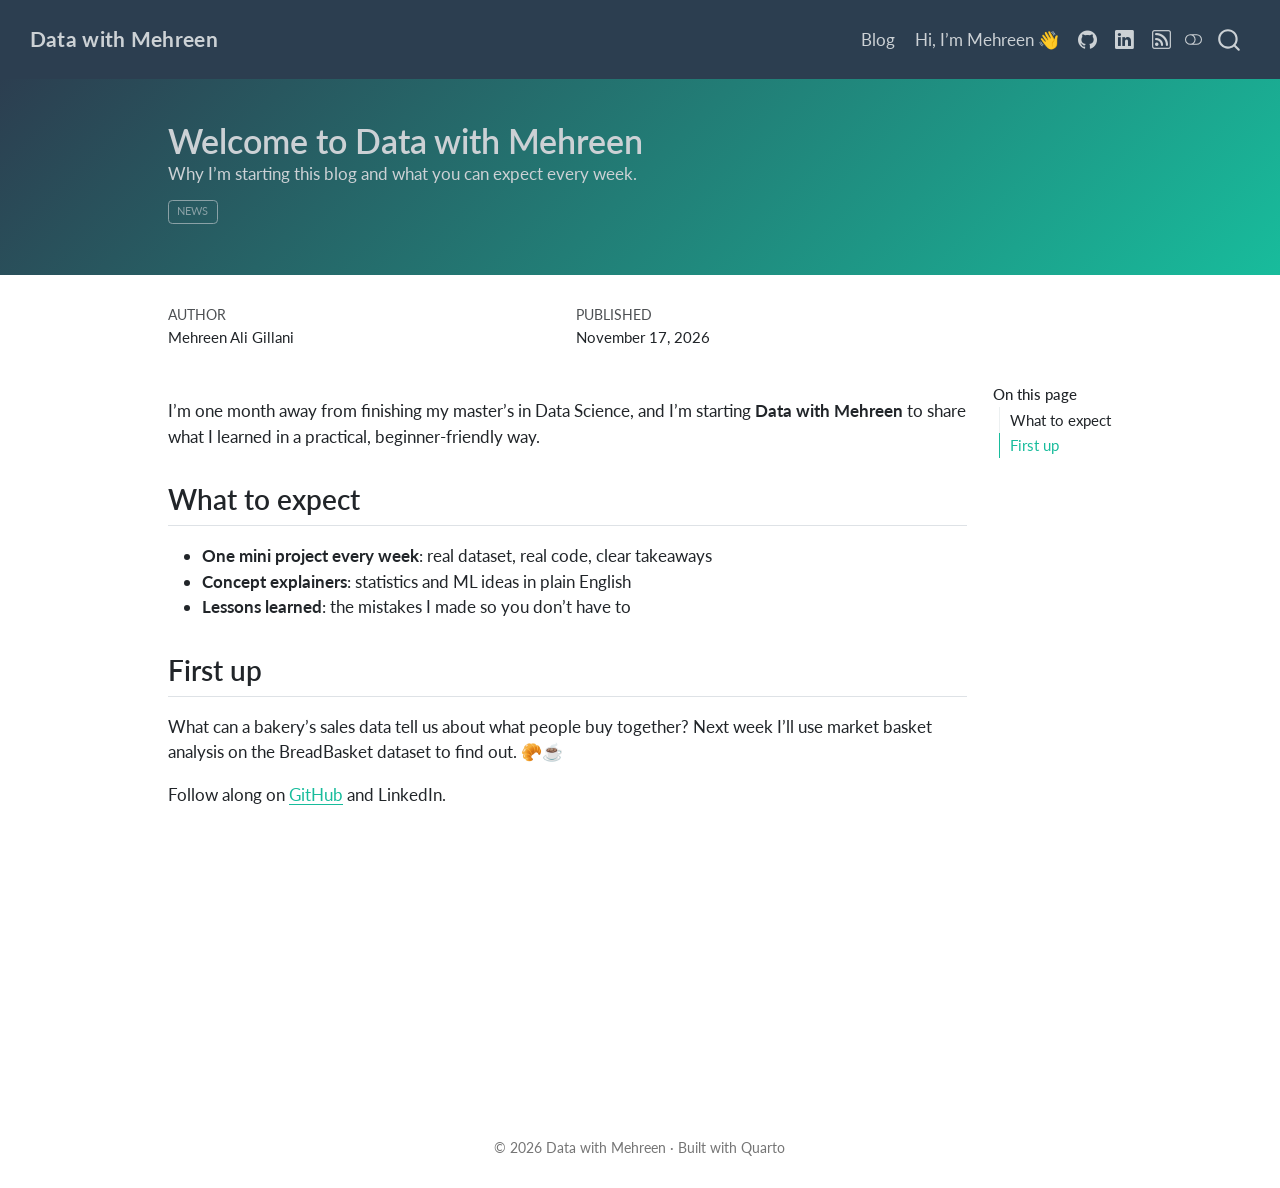
<file: posts/welcome/index.html>
<!DOCTYPE html>
<html xmlns="http://www.w3.org/1999/xhtml" lang="en" xml:lang="en"><head>

<meta charset="utf-8">
<meta name="generator" content="quarto-1.11.9">

<meta name="viewport" content="width=device-width, initial-scale=1.0, user-scalable=yes">

<meta name="author" content="Mehreen Ali Gillani">
<meta name="dcterms.date" content="2026-11-17">
<meta name="description" content="Why I’m starting this blog and what you can expect every week.">

<title>Welcome to Data with Mehreen – Data with Mehreen</title>
<style>
/* Default styles provided by pandoc.
** See https://pandoc.org/MANUAL.html#variables-for-html for config info.
*/
span.smallcaps{font-variant: small-caps;}
div.columns{display: flex; gap: 1.5em;}
div.column{flex: auto;}
@media screen {
div.columns{gap: min(4vw, 1.5em);}
div.column{overflow-x: auto;}
}
div.hanging-indent{margin-left: 1.5em; text-indent: -1.5em;}
ul.task-list{list-style: none;}
ul.task-list li input[type="checkbox"] {
  width: 0.8em;
  margin: 0 0.8em 0.2em -1em; /* quarto-specific, see https://github.com/quarto-dev/quarto-cli/issues/4556 */ 
  vertical-align: middle;
}
</style>


<script src="../../site_libs/quarto-nav/quarto-nav.js"></script>
<script src="../../site_libs/quarto-nav/headroom.min.js"></script>
<script src="../../site_libs/clipboard/clipboard.min.js"></script>
<script src="../../site_libs/quarto-search/autocomplete.umd.js"></script>
<script src="../../site_libs/quarto-search/fuse.min.js"></script>
<script src="../../site_libs/quarto-search/quarto-search.js"></script>
<meta name="quarto:offset" content="../../">
<script src="../../site_libs/quarto-html/quarto.js" type="module"></script>
<script src="../../site_libs/quarto-html/tabsets/tabsets.js" type="module"></script>
<script src="../../site_libs/quarto-html/scrollable-regions/scrollable-regions.js" type="module"></script>
<script src="../../site_libs/quarto-html/popper.min.js"></script>
<script src="../../site_libs/quarto-html/tippy.umd.min.js"></script>
<script src="../../site_libs/quarto-html/anchor.min.js"></script>
<link href="../../site_libs/quarto-html/tippy.css" rel="stylesheet">
<link href="../../site_libs/quarto-html/quarto-syntax-highlighting-63b5708e65d6cd79cd7618c58d0c21e7.css" rel="stylesheet" class="quarto-color-scheme" id="quarto-text-highlighting-styles">
<link href="../../site_libs/quarto-html/quarto-syntax-highlighting-dark-447e42e69aaa9833c0ba1b986f430b20.css" rel="stylesheet" class="quarto-color-scheme quarto-color-alternate" id="quarto-text-highlighting-styles">
<link href="../../site_libs/quarto-html/quarto-syntax-highlighting-63b5708e65d6cd79cd7618c58d0c21e7.css" rel="stylesheet" class="quarto-color-scheme-extra" id="quarto-text-highlighting-styles">
<script src="../../site_libs/bootstrap/bootstrap.min.js"></script>
<link href="../../site_libs/bootstrap/bootstrap-icons.css" rel="stylesheet">
<link href="../../site_libs/bootstrap/bootstrap-979887990f4848045d6fd6d7654562bd.min.css" rel="stylesheet" append-hash="true" class="quarto-color-scheme" id="quarto-bootstrap" data-mode="light">
<link href="../../site_libs/bootstrap/bootstrap-dark-9953095112a8816cde90456e6de52415.min.css" rel="stylesheet" append-hash="true" class="quarto-color-scheme quarto-color-alternate" id="quarto-bootstrap" data-mode="dark">
<link href="../../site_libs/bootstrap/bootstrap-979887990f4848045d6fd6d7654562bd.min.css" rel="stylesheet" append-hash="true" class="quarto-color-scheme-extra" id="quarto-bootstrap" data-mode="light">
<script id="quarto-search-options" type="application/json">{
  "location": "navbar",
  "copy-button": false,
  "collapse-after": 3,
  "panel-placement": "end",
  "type": "overlay",
  "limit": 50,
  "keyboard-shortcut": [
    "f",
    "/",
    "s"
  ],
  "show-item-context": false,
  "language": {
    "search-no-results-text": "No results",
    "search-matching-documents-text": "matching documents",
    "search-copy-link-title": "Copy link to search",
    "search-hide-matches-text": "Hide additional matches",
    "search-more-match-text": "more match in this document",
    "search-more-matches-text": "more matches in this document",
    "search-clear-button-title": "Clear",
    "search-text-placeholder": "",
    "search-detached-cancel-button-title": "Cancel",
    "search-submit-button-title": "Submit",
    "search-label": "Search"
  }
}</script>


<link rel="stylesheet" href="../../styles.css">
</head>

<body class="nav-fixed quarto-light"><a id="quarto-skip-link" class="visually-hidden-focusable" href="#quarto-document-content">Skip to main content</a><script id="quarto-html-before-body" type="application/javascript">
    const toggleBodyColorMode = (bsSheetEl) => {
      const mode = bsSheetEl.getAttribute("data-mode");
      const bodyEl = window.document.querySelector("body");
      if (mode === "dark") {
        bodyEl.classList.add("quarto-dark");
        bodyEl.classList.remove("quarto-light");
      } else {
        bodyEl.classList.add("quarto-light");
        bodyEl.classList.remove("quarto-dark");
      }
    }
    const toggleBodyColorPrimary = () => {
      const bsSheetEl = window.document.querySelector("link#quarto-bootstrap:not([rel=disabled-stylesheet])");
      if (bsSheetEl) {
        toggleBodyColorMode(bsSheetEl);
      }
    }
    const setColorSchemeToggle = (alternate) => {
      const toggles = window.document.querySelectorAll('.quarto-color-scheme-toggle');
      for (let i=0; i < toggles.length; i++) {
        const toggle = toggles[i];
        if (toggle) {
          toggle.setAttribute("aria-checked", alternate ? "true" : "false");
          if (alternate) {
            toggle.classList.add("alternate");
          } else {
            toggle.classList.remove("alternate");
          }
        }
      }
    };
    const toggleColorMode = (alternate) => {
      // Switch the stylesheets
      const primaryStylesheets = window.document.querySelectorAll('link.quarto-color-scheme:not(.quarto-color-alternate)');
      const alternateStylesheets = window.document.querySelectorAll('link.quarto-color-scheme.quarto-color-alternate');
      manageTransitions('#quarto-margin-sidebar .nav-link', false);
      if (alternate) {
        // note: dark is layered on light, we don't disable primary!
        enableStylesheet(alternateStylesheets);
        for (const sheetNode of alternateStylesheets) {
          if (sheetNode.id === "quarto-bootstrap") {
            toggleBodyColorMode(sheetNode);
          }
        }
      } else {
        disableStylesheet(alternateStylesheets);
        enableStylesheet(primaryStylesheets)
        toggleBodyColorPrimary();
      }
      manageTransitions('#quarto-margin-sidebar .nav-link', true);
      // Switch the toggles
      setColorSchemeToggle(alternate)
    }
    // Hack to workaround the fact that safari doesn't
    // properly recolor the scrollbar when toggling (#1455).
    // Not run on load: stylesheets are set before first paint there, and
    // scrolling would undo the scroll to a URL fragment (#14973).
    // The one pixel nudge keeps the reader where they were.
    const refreshSafariScrollbar = () => {
      if (navigator.userAgent.indexOf('Safari') > 0 && navigator.userAgent.indexOf('Chrome') == -1) {
        manageTransitions("body", false);
        const scrollY = window.scrollY;
        window.scrollTo(0, scrollY > 0 ? scrollY - 1 : 1);
        setTimeout(() => {
          window.scrollTo(0, scrollY);
          manageTransitions("body", true);
        }, 40);
      }
    }
    const disableStylesheet = (stylesheets) => {
      for (let i=0; i < stylesheets.length; i++) {
        const stylesheet = stylesheets[i];
        stylesheet.rel = 'disabled-stylesheet';
      }
    }
    const enableStylesheet = (stylesheets) => {
      for (let i=0; i < stylesheets.length; i++) {
        const stylesheet = stylesheets[i];
        if(stylesheet.rel !== 'stylesheet') { // for Chrome, which will still FOUC without this check
          stylesheet.rel = 'stylesheet';
        }
      }
    }
    const manageTransitions = (selector, allowTransitions) => {
      const els = window.document.querySelectorAll(selector);
      for (let i=0; i < els.length; i++) {
        const el = els[i];
        if (allowTransitions) {
          el.classList.remove('notransition');
        } else {
          el.classList.add('notransition');
        }
      }
    }
    const isFileUrl = () => {
      return window.location.protocol === 'file:';
    }
    const hasAlternateSentinel = () => {
      let styleSentinel = getColorSchemeSentinel();
      if (styleSentinel !== null) {
        return styleSentinel === "alternate";
      } else {
        return false;
      }
    }
    const setStyleSentinel = (alternate) => {
      const value = alternate ? "alternate" : "default";
      if (!isFileUrl()) {
        window.localStorage.setItem("quarto-color-scheme", value);
      } else {
        localAlternateSentinel = value;
      }
    }
    const getColorSchemeSentinel = () => {
      if (!isFileUrl()) {
        const storageValue = window.localStorage.getItem("quarto-color-scheme");
        return storageValue != null ? storageValue : localAlternateSentinel;
      } else {
        return localAlternateSentinel;
      }
    }
    const toggleGiscusIfUsed = (isAlternate, darkModeDefault) => {
      const baseTheme = document.querySelector('#giscus-base-theme')?.value ?? 'light';
      const alternateTheme = document.querySelector('#giscus-alt-theme')?.value ?? 'dark';
      let newTheme = '';
      if(authorPrefersDark) {
        newTheme = isAlternate ? baseTheme : alternateTheme;
      } else {
        newTheme = isAlternate ? alternateTheme : baseTheme;
      }
      const changeGiscusTheme = () => {
        // From: https://github.com/giscus/giscus/issues/336
        const sendMessage = (message) => {
          const iframe = document.querySelector('iframe.giscus-frame');
          if (!iframe) return;
          iframe.contentWindow.postMessage({ giscus: message }, 'https://giscus.app');
        }
        sendMessage({
          setConfig: {
            theme: newTheme
          }
        });
      }
      const isGiscussLoaded = window.document.querySelector('iframe.giscus-frame') !== null;
      if (isGiscussLoaded) {
        changeGiscusTheme();
      }
    };
    const authorPrefersDark = false;
    const darkModeDefault = authorPrefersDark;
      document.querySelector('link#quarto-text-highlighting-styles.quarto-color-scheme-extra').rel = 'disabled-stylesheet';
      document.querySelector('link#quarto-bootstrap.quarto-color-scheme-extra').rel = 'disabled-stylesheet';
    let localAlternateSentinel = darkModeDefault ? 'alternate' : 'default';
    // Dark / light mode switch
    window.quartoToggleColorScheme = () => {
      // Read the current dark / light value
      let toAlternate = !hasAlternateSentinel();
      toggleColorMode(toAlternate);
      refreshSafariScrollbar();
      setStyleSentinel(toAlternate);
      toggleGiscusIfUsed(toAlternate, darkModeDefault);
      window.dispatchEvent(new Event('resize'));
    };
    // Switch to dark mode if need be
    if (hasAlternateSentinel()) {
      toggleColorMode(true);
    } else {
      toggleColorMode(false);
    }
  </script>

<div id="quarto-search-results"></div>
  <header id="quarto-header" class="headroom fixed-top quarto-banner">
    <nav class="navbar navbar-expand-lg " data-bs-theme="dark" aria-label="Site">
      <div class="navbar-container container-fluid">
      <div class="navbar-brand-container mx-auto">
    <a class="navbar-brand" href="../../index.html">
    <span class="navbar-title">Data with Mehreen</span>
    </a>
  </div>
          <button class="navbar-toggler" type="button" data-bs-toggle="collapse" data-bs-target="#navbarCollapse" aria-controls="navbarCollapse" aria-expanded="false" aria-label="Toggle navigation" onclick="if (window.quartoToggleHeadroom) { window.quartoToggleHeadroom(); }">
  <span class="navbar-toggler-icon"></span>
</button>
          <div class="collapse navbar-collapse" id="navbarCollapse">
            <ul class="navbar-nav navbar-nav-scroll ms-auto">
  <li class="nav-item">
    <a class="nav-link" href="../../index.html"> 
<span class="menu-text">Blog</span></a>
  </li>  
  <li class="nav-item">
    <a class="nav-link" href="../../about.html"> 
<span class="menu-text">Hi, I’m Mehreen 👋</span></a>
  </li>  
  <li class="nav-item compact">
    <a class="nav-link" href="https://github.com/mehreengillani"> <i class="bi bi-github" role="img">
</i> 
<span class="menu-text"></span></a>
  </li>  
  <li class="nav-item compact">
    <a class="nav-link" href="https://www.linkedin.com/in/mehreengillani"> <i class="bi bi-linkedin" role="img">
</i> 
<span class="menu-text"></span></a>
  </li>  
  <li class="nav-item compact">
    <a class="nav-link" href="../../index.xml"> <i class="bi bi-rss" role="img">
</i> 
<span class="menu-text"></span></a>
  </li>  
</ul>
          </div> <!-- /navcollapse -->
            <div class="quarto-navbar-tools">
  <button type="button" role="switch" aria-checked="false" class="quarto-color-scheme-toggle quarto-navigation-tool  px-1" onclick="window.quartoToggleColorScheme(); return false;" title="Toggle dark mode" aria-label="Toggle dark mode"><i class="bi"></i></button>
</div>
            <div id="quarto-search" class="" title="Search"></div>
      </div> <!-- /container-fluid -->
    </nav>
</header>
<!-- content -->
<header id="title-block-header" class="quarto-title-block default page-columns page-full">
  <div class="quarto-title-banner page-columns page-full">
    <div class="quarto-title column-body">
      <h1 class="title">Welcome to Data with Mehreen</h1>
                  <div>
        <div class="description">
          Why I’m starting this blog and what you can expect every week.
        </div>
      </div>
                          <div class="quarto-categories">
                <div class="quarto-category">news</div>
              </div>
                  </div>
  </div>
    
  
  <div class="quarto-title-meta">

      <div>
      <div class="quarto-title-meta-heading">Author</div>
      <div class="quarto-title-meta-contents">
               <p>Mehreen Ali Gillani </p>
            </div>
    </div>
      
      <div>
      <div class="quarto-title-meta-heading">Published</div>
      <div class="quarto-title-meta-contents">
        <p class="date">November 17, 2026</p>
      </div>
    </div>
    
      
    </div>
    
  
  </header><div id="quarto-content" class="quarto-container page-columns page-rows-contents page-layout-article page-navbar">
<!-- sidebar -->
<!-- margin-sidebar -->
    <div id="quarto-margin-sidebar" class="sidebar margin-sidebar">
        <nav id="TOC" role="doc-toc" aria-labelledby="toc-title" class="toc-active">
    <h2 id="toc-title">On this page</h2>
   
  <ul>
  <li><a href="#what-to-expect" id="toc-what-to-expect" class="nav-link active" data-scroll-target="#what-to-expect">What to expect</a></li>
  <li><a href="#first-up" id="toc-first-up" class="nav-link" data-scroll-target="#first-up">First up</a></li>
  </ul>
</nav>
    </div>
<!-- main -->
<main class="content quarto-banner-title-block" id="quarto-document-content" tabindex="-1">






<p>I’m one month away from finishing my master’s in Data Science, and I’m starting <strong>Data with Mehreen</strong> to share what I learned in a practical, beginner-friendly way.</p>
<section id="what-to-expect" class="level2">
<h2 class="anchored" data-anchor-id="what-to-expect">What to expect</h2>
<ul>
<li><strong>One mini project every week</strong>: real dataset, real code, clear takeaways</li>
<li><strong>Concept explainers</strong>: statistics and ML ideas in plain English</li>
<li><strong>Lessons learned</strong>: the mistakes I made so you don’t have to</li>
</ul>
</section>
<section id="first-up" class="level2">
<h2 class="anchored" data-anchor-id="first-up">First up</h2>
<p>What can a bakery’s sales data tell us about what people buy together? Next week I’ll use market basket analysis on the BreadBasket dataset to find out. 🥐☕</p>
<p>Follow along on <a href="https://github.com/mehreengillani">GitHub</a> and LinkedIn.</p>


</section>

</main> <!-- /main -->
<script id="quarto-html-after-body" type="application/javascript">
  window.document.addEventListener("DOMContentLoaded", function (event) {
    // Ensure there is a toggle, if there isn't float one in the top right
    if (window.document.querySelector('.quarto-color-scheme-toggle') === null) {
      const toggle = window.document.createElement('button');
      toggle.type = "button";
      toggle.setAttribute("role", "switch");
      toggle.setAttribute("aria-checked", "false");
      toggle.classList.add('top-right');
      toggle.classList.add('quarto-color-scheme-toggle');
      toggle.setAttribute("aria-label", "Toggle dark mode");
      toggle.onclick = function() { try { window.quartoToggleColorScheme(); } catch {} return false; };
      const i = window.document.createElement("i");
      i.classList.add('bi');
      toggle.appendChild(i);
      // Put the toggle in a landmark of its own, so that landmark navigation
      // can reach it.
      //
      // The container is always a fresh direct child of body, and the toggle is
      // never moved into page furniture that the theme or the author controls.
      // The toggle is positioned against the page, so any ancestor that
      // establishes a containing block captures it: a positioned element or a
      // grid for position: absolute, and transform, filter, will-change or
      // contain for position: fixed. A direct child of body has none of these
      // to inherit, and the shift when one appears is silent and visual.
      //
      // ARIA says a document should have at most one banner, and axe reports a
      // duplicate whether or not the banners carry distinct labels. So use a
      // header when the page has no banner yet, and a named region otherwise.
      //
      // A header is a banner wherever it sits, unless it is inside sectioning
      // content, so this cannot just look at the children of body: a custom
      // page layout wraps the title block header in a plain div. An explicit
      // role="banner" always counts.
      const sectioning = 'article, aside, main, nav, section, [role="article"], [role="complementary"], [role="main"], [role="navigation"], [role="region"]';
      const hasBanner = Array.from(
        window.document.querySelectorAll('header:not([role]), [role="banner"]')
      ).some(function(el) {
        return el.hasAttribute("role") || el.closest(sectioning) === null;
      });
      const container = window.document.createElement(hasBanner ? "div" : "header");
      if (hasBanner) {
        container.setAttribute("role", "region");
        container.setAttribute("aria-label", "Toggle dark mode");
      }
      container.classList.add('quarto-color-scheme-toggle-container');
      container.appendChild(toggle);
      window.document.body.appendChild(container);
    }
    setColorSchemeToggle(hasAlternateSentinel())
    const icon = "";
    const anchorJS = new window.AnchorJS();
    anchorJS.options = {
      placement: 'right',
      icon: icon
    };
    anchorJS.add('.anchored');
    const isCodeAnnotation = (el) => {
      for (const clz of el.classList) {
        if (clz.startsWith('code-annotation-')) {                     
          return true;
        }
      }
      return false;
    }
    const onCopySuccess = function(e) {
      // button target
      const button = e.trigger;
      // don't keep focus
      button.blur();
      // flash "checked"
      button.classList.add('code-copy-button-checked');
      var currentTitle = button.getAttribute("title");
      button.setAttribute("title", "Copied!");
      let tooltip;
      if (window.bootstrap) {
        button.setAttribute("data-bs-toggle", "tooltip");
        button.setAttribute("data-bs-placement", "left");
        button.setAttribute("data-bs-title", "Copied!");
        tooltip = new bootstrap.Tooltip(button, 
          { trigger: "manual", 
            customClass: "code-copy-button-tooltip",
            offset: [0, -8]});
        tooltip.show();    
      }
      setTimeout(function() {
        if (tooltip) {
          tooltip.hide();
          button.removeAttribute("data-bs-title");
          button.removeAttribute("data-bs-toggle");
          button.removeAttribute("data-bs-placement");
        }
        button.setAttribute("title", currentTitle);
        button.classList.remove('code-copy-button-checked');
      }, 1000);
      // clear code selection
      e.clearSelection();
    }
    const getTextToCopy = function(trigger) {
      const outerScaffold = trigger.parentElement.cloneNode(true);
      const codeEl = outerScaffold.querySelector('code');
      for (const childEl of codeEl.children) {
        if (isCodeAnnotation(childEl)) {
          childEl.remove();
        }
      }
      return codeEl.innerText;
    }
    const clipboard = new window.ClipboardJS('.code-copy-button:not([data-in-quarto-modal])', {
      text: getTextToCopy
    });
    clipboard.on('success', onCopySuccess);
    if (window.document.getElementById('quarto-embedded-source-code-modal')) {
      const clipboardModal = new window.ClipboardJS('.code-copy-button[data-in-quarto-modal]', {
        text: getTextToCopy,
        container: window.document.getElementById('quarto-embedded-source-code-modal')
      });
      clipboardModal.on('success', onCopySuccess);
    }
      var localhostRegex = new RegExp(/^(?:http|https):\/\/localhost\:?[0-9]*\//);
      var mailtoRegex = new RegExp(/^mailto:/);
        var filterRegex = new RegExp("https:\/\/mehreengillani\.github\.io\/data-with-mehreen");
      var isInternal = (href) => {
          return filterRegex.test(href) || localhostRegex.test(href) || mailtoRegex.test(href);
      }
      // Inspect non-navigation links and adorn them if external
      window.quartoDecorateExternalLinks = function (root) {
     var links = (root || window.document).querySelectorAll('a[href]:not(.nav-link):not(.navbar-brand):not(.toc-action):not(.sidebar-link):not(.sidebar-item-toggle):not(.pagination-link):not(.no-external):not([aria-hidden]):not(.dropdown-item):not(.quarto-navigation-tool):not(.about-link)');
      for (var i=0; i<links.length; i++) {
        const link = links[i];
        if (!isInternal(link.href)) {
          // undo the damage that might have been done by quarto-nav.js in the case of
          // links that we want to consider external
          if (link.dataset.originalHref !== undefined) {
            link.href = link.dataset.originalHref;
          }
          if (!link.classList.contains('no-external-icon')) {
          }
        }
      }
      };
      window.quartoDecorateExternalLinks(window.document);
    // Esc closes the popup (WCAG 1.4.13) and focus leaving both trigger and
    // popup closes it (WCAG 2.4.11); tippy handles neither for interactive popups.
    const hideOnEscAndFocusOut = {
      name: 'hideOnEscAndFocusOut',
      defaultValue: true,
      fn(instance) {
        const dismiss = () => {
          // A show scheduled by the trigger delay would otherwise reopen it
          instance.clearDelayTimeouts();
          instance.hide();
        };
        const onKeyDown = (event) => {
          if (event.key !== 'Escape') {
            return;
          }
          // Keep Esc from also reaching page handlers (e.g. reveal.js overview),
          // except an open reveal.js slide menu, which Esc should close too.
          // The menu handles keys only when its keyboard option is on.
          const menuHandlesEsc = window.Reveal?.getPlugin?.('menu')?.isOpen() &&
            window.Reveal.getConfig().menu?.keyboard !== false;
          if (!menuHandlesEsc) {
            event.stopPropagation();
          }
          if (instance.popper.contains(window.document.activeElement)) {
            // Disabled while refocusing so the focus trigger does not reopen it
            instance.disable();
            instance.reference.focus();
            instance.enable();
          }
          dismiss();
        };
        const onFocusOut = (event) => {
          const target = event.relatedTarget;
          if (target && !instance.reference.contains(target) &&
              !instance.popper.contains(target)) {
            dismiss();
          }
        };
        // On the trigger too: a click trigger (code-annotations: select) has no
        // blur handling. Attached for the instance's lifetime so leaving the
        // trigger also cancels a show still pending on the trigger delay.
        instance.reference.addEventListener('focusout', onFocusOut);
        return {
          onShow() {
            window.document.addEventListener('keydown', onKeyDown, true);
            instance.popper.addEventListener('focusout', onFocusOut);
          },
          onHide() {
            window.document.removeEventListener('keydown', onKeyDown, true);
            instance.popper.removeEventListener('focusout', onFocusOut);
          },
          onDestroy() {
            instance.reference.removeEventListener('focusout', onFocusOut);
          },
        };
      },
    };
    function tippyHover(el, contentFn, onTriggerFn, onUntriggerFn) {
      const config = {
        allowHTML: true,
        maxWidth: 500,
        delay: 100,
        arrow: false,
        appendTo: function(el) {
            return el.parentElement;
        },
        interactive: true,
        interactiveBorder: 10,
        theme: 'quarto',
        placement: 'bottom-start',
        plugins: [hideOnEscAndFocusOut],
      };
      if (contentFn) {
        config.content = contentFn;
      }
      if (onTriggerFn) {
        config.onTrigger = onTriggerFn;
      }
      if (onUntriggerFn) {
        config.onUntrigger = onUntriggerFn;
      }
      window.tippy(el, config); 
    }
    const noterefs = window.document.querySelectorAll('a[role="doc-noteref"]');
    for (var i=0; i<noterefs.length; i++) {
      const ref = noterefs[i];
      tippyHover(ref, function() {
        // use id or data attribute instead here
        let href = ref.getAttribute('data-footnote-href') || ref.getAttribute('href');
        try { href = new URL(href).hash; } catch {}
        const id = href.replace(/^#\/?/, "");
        const note = window.document.getElementById(id);
        if (note) {
          return note.innerHTML;
        } else {
          return "";
        }
      });
    }
    const xrefs = window.document.querySelectorAll('a.quarto-xref');
    const processXRef = (id, note) => {
      // Strip column container classes
      const stripColumnClz = (el) => {
        el.classList.remove("page-full", "page-columns");
        if (el.children) {
          for (const child of el.children) {
            stripColumnClz(child);
          }
        }
      }
      stripColumnClz(note)
      if (id === null || id.startsWith('sec-')) {
        // Special case sections, only their first couple elements
        const container = document.createElement("div");
        if (note.children && note.children.length > 2) {
          container.appendChild(note.children[0].cloneNode(true));
          for (let i = 1; i < note.children.length; i++) {
            const child = note.children[i];
            if (child.tagName === "P" && child.innerText === "") {
              continue;
            } else {
              container.appendChild(child.cloneNode(true));
              break;
            }
          }
          if (window.Quarto?.typesetMath) {
            window.Quarto.typesetMath(container);
          }
          return container.innerHTML
        } else {
          if (window.Quarto?.typesetMath) {
            window.Quarto.typesetMath(note);
          }
          return note.innerHTML;
        }
      } else {
        // Remove any anchor links if they are present
        const anchorLink = note.querySelector('a.anchorjs-link');
        if (anchorLink) {
          anchorLink.remove();
        }
        if (window.Quarto?.typesetMath) {
          window.Quarto.typesetMath(note);
        }
        if (note.classList.contains("callout")) {
          return note.outerHTML;
        } else {
          return note.innerHTML;
        }
      }
    }
    for (var i=0; i<xrefs.length; i++) {
      const xref = xrefs[i];
      tippyHover(xref, undefined, function(instance) {
        instance.disable();
        let url = xref.getAttribute('href');
        let hash = undefined; 
        if (url.startsWith('#')) {
          hash = url;
        } else {
          try { hash = new URL(url).hash; } catch {}
        }
        if (hash) {
          const id = hash.replace(/^#\/?/, "");
          const note = window.document.getElementById(id);
          if (note !== null) {
            try {
              const html = processXRef(id, note.cloneNode(true));
              instance.setContent(html);
            } finally {
              instance.enable();
              instance.show();
            }
          } else {
            // See if we can fetch this
            fetch(url.split('#')[0])
            .then(res => res.text())
            .then(html => {
              const parser = new DOMParser();
              const htmlDoc = parser.parseFromString(html, "text/html");
              const note = htmlDoc.getElementById(id);
              if (note !== null) {
                const html = processXRef(id, note);
                instance.setContent(html);
              } 
            }).finally(() => {
              instance.enable();
              instance.show();
            });
          }
        } else {
          // See if we can fetch a full url (with no hash to target)
          // This is a special case and we should probably do some content thinning / targeting
          fetch(url)
          .then(res => res.text())
          .then(html => {
            const parser = new DOMParser();
            const htmlDoc = parser.parseFromString(html, "text/html");
            const note = htmlDoc.querySelector('main.content');
            if (note !== null) {
              // This should only happen for chapter cross references
              // (since there is no id in the URL)
              // remove the first header
              if (note.children.length > 0 && note.children[0].tagName === "HEADER") {
                note.children[0].remove();
              }
              const html = processXRef(null, note);
              instance.setContent(html);
            } 
          }).finally(() => {
            instance.enable();
            instance.show();
          });
        }
      }, function(instance) {
      });
    }
        let selectedAnnoteEl;
        const selectorForAnnotation = ( cell, annotation) => {
          let cellAttr = 'data-code-cell="' + cell + '"';
          let lineAttr = 'data-code-annotation="' +  annotation + '"';
          const selector = 'span[' + cellAttr + '][' + lineAttr + ']';
          return selector;
        }
        const selectCodeLines = (annoteEl) => {
          const doc = window.document;
          const targetCell = annoteEl.getAttribute("data-target-cell");
          const targetAnnotation = annoteEl.getAttribute("data-target-annotation");
          const annoteSpan = window.document.querySelector(selectorForAnnotation(targetCell, targetAnnotation));
          const lines = annoteSpan.getAttribute("data-code-lines").split(",");
          const lineIds = lines.map((line) => {
            return targetCell + "-" + line;
          })
          // Each band is positioned against its own containing block, which is
          // not the offsetParent of the lines, so place it from client rects.
          const placeBand = (band, firstEl, lastEl, codeBlock) => {
            const container = band.offsetParent;
            if (container === null) {
              return;
            }
            const containerRect = container.getBoundingClientRect();
            // Reveal.js scales slides with a transform, so convert client
            // pixels back to the CSS pixels of the container.
            const scale = containerRect.height / container.offsetHeight || 1;
            const firstRect = firstEl.getBoundingClientRect();
            const lastRect = lastEl.getBoundingClientRect();
            const top = (firstRect.top - containerRect.top) / scale - container.clientTop + container.scrollTop;
            const height = (lastRect.bottom - firstRect.top) / scale;
            band.style.top = top - 2 + "px";
            band.style.height = height + 4 + "px";
            if (codeBlock) {
              // Without the copy button wrapper, the containing block is wider
              // than the code block, so span the code block explicitly.
              const blockRect = codeBlock.getBoundingClientRect();
              band.style.left = (blockRect.left - containerRect.left) / scale - container.clientLeft + container.scrollLeft + "px";
              band.style.width = blockRect.width / scale + "px";
            }
          };
          if (lineIds.length > 0) {
            const el = window.document.getElementById(lineIds[0]);
            const lastEl = window.document.getElementById(lineIds[lineIds.length - 1]);
            const parent = el.parentElement.parentElement;
            // cook up a div (if necessary) and position it
            let div = window.document.getElementById("code-annotation-line-highlight");
            if (div === null) {
              div = window.document.createElement("div");
              div.setAttribute("id", "code-annotation-line-highlight");
              div.style.position = 'absolute';
              parent.appendChild(div);
            }
            placeBand(div, el, lastEl, parent.closest("div.sourceCode") || parent);
            let gutterDiv = window.document.getElementById("code-annotation-line-highlight-gutter");
            if (gutterDiv === null) {
              gutterDiv = window.document.createElement("div");
              gutterDiv.setAttribute("id", "code-annotation-line-highlight-gutter");
              gutterDiv.style.position = 'absolute';
              const codeCell = window.document.getElementById(targetCell);
              const gutter = codeCell.querySelector('.code-annotation-gutter');
              gutter.appendChild(gutterDiv);
            }
            placeBand(gutterDiv, el, lastEl);
            selectedAnnoteEl = annoteEl;
          }
        };
        const unselectCodeLines = () => {
          const elementsIds = ["code-annotation-line-highlight", "code-annotation-line-highlight-gutter"];
          elementsIds.forEach((elId) => {
            const div = window.document.getElementById(elId);
            if (div) {
              div.remove();
            }
          });
          selectedAnnoteEl = undefined;
        };
          // Handle positioning of the toggle
      window.addEventListener(
        "resize",
        throttle(() => {
          elRect = undefined;
          if (selectedAnnoteEl) {
            selectCodeLines(selectedAnnoteEl);
          }
        }, 10)
      );
      function throttle(fn, ms) {
      let throttle = false;
      let timer;
        return (...args) => {
          if(!throttle) { // first call gets through
              fn.apply(this, args);
              throttle = true;
          } else { // all the others get throttled
              if(timer) clearTimeout(timer); // cancel #2
              timer = setTimeout(() => {
                fn.apply(this, args);
                timer = throttle = false;
              }, ms);
          }
        };
      }
        // Attach click handler to the DT
        const annoteDls = window.document.querySelectorAll('dt[data-target-cell]');
        for (const annoteDlNode of annoteDls) {
          annoteDlNode.addEventListener('click', (event) => {
            const clickedEl = event.target;
            if (clickedEl !== selectedAnnoteEl) {
              unselectCodeLines();
              const activeEl = window.document.querySelector('dt[data-target-cell].code-annotation-active');
              if (activeEl) {
                activeEl.classList.remove('code-annotation-active');
              }
              selectCodeLines(clickedEl);
              clickedEl.classList.add('code-annotation-active');
            } else {
              // Unselect the line
              unselectCodeLines();
              clickedEl.classList.remove('code-annotation-active');
            }
          });
        }
    const findCites = (el) => {
      const parentEl = el.parentElement;
      if (parentEl) {
        const cites = parentEl.dataset.cites;
        if (cites) {
          return {
            el,
            cites: cites.split(' ')
          };
        } else {
          return findCites(el.parentElement)
        }
      } else {
        return undefined;
      }
    };
    var bibliorefs = window.document.querySelectorAll('a[role="doc-biblioref"]');
    for (var i=0; i<bibliorefs.length; i++) {
      const ref = bibliorefs[i];
      const citeInfo = findCites(ref);
      if (citeInfo) {
        tippyHover(citeInfo.el, function() {
          var popup = window.document.createElement('div');
          citeInfo.cites.forEach(function(cite) {
            var citeDiv = window.document.createElement('div');
            citeDiv.classList.add('hanging-indent');
            citeDiv.classList.add('csl-entry');
            var biblioDiv = window.document.getElementById('ref-' + cite);
            if (biblioDiv) {
              citeDiv.innerHTML = biblioDiv.innerHTML;
            }
            popup.appendChild(citeDiv);
          });
          return popup.innerHTML;
        });
      }
    }
  });
  </script>
  <script type="application/javascript">
  window.quartoScrollableRegionsLabels = {"code":"Scrollable code","output":"Scrollable output"};
  </script>
</div> <!-- /content -->
<footer class="footer">
  <div class="nav-footer">
    <div class="nav-footer-left">
      &nbsp;
    </div>   
    <div class="nav-footer-center">
<p>© 2026 Data with Mehreen · Built with Quarto</p>
</div>
    <div class="nav-footer-right">
      &nbsp;
    </div>
  </div>
</footer>




</body></html>
</file>
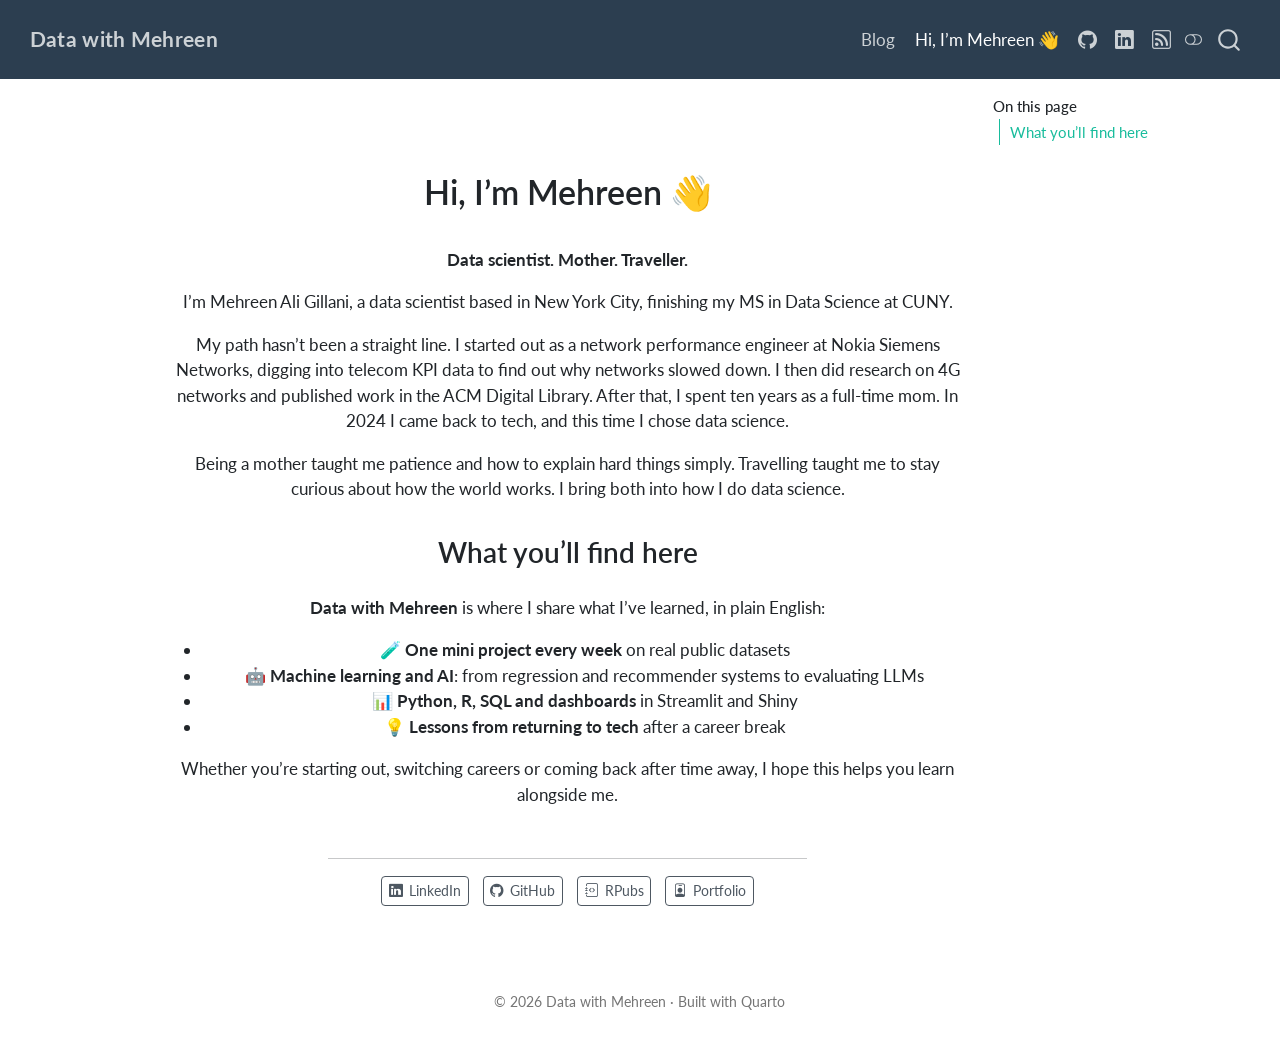
<file: about.html>
<!DOCTYPE html>
<html xmlns="http://www.w3.org/1999/xhtml" lang="en" xml:lang="en"><head>

<meta charset="utf-8">
<meta name="generator" content="quarto-1.11.9">

<meta name="viewport" content="width=device-width, initial-scale=1.0, user-scalable=yes">


<title>Hi, I’m Mehreen 👋 – Data with Mehreen</title>
<style>
/* Default styles provided by pandoc.
** See https://pandoc.org/MANUAL.html#variables-for-html for config info.
*/
span.smallcaps{font-variant: small-caps;}
div.columns{display: flex; gap: 1.5em;}
div.column{flex: auto;}
@media screen {
div.columns{gap: min(4vw, 1.5em);}
div.column{overflow-x: auto;}
}
div.hanging-indent{margin-left: 1.5em; text-indent: -1.5em;}
ul.task-list{list-style: none;}
ul.task-list li input[type="checkbox"] {
  width: 0.8em;
  margin: 0 0.8em 0.2em -1em; /* quarto-specific, see https://github.com/quarto-dev/quarto-cli/issues/4556 */ 
  vertical-align: middle;
}
</style>


<script src="site_libs/quarto-nav/quarto-nav.js"></script>
<script src="site_libs/quarto-nav/headroom.min.js"></script>
<script src="site_libs/clipboard/clipboard.min.js"></script>
<script src="site_libs/quarto-search/autocomplete.umd.js"></script>
<script src="site_libs/quarto-search/fuse.min.js"></script>
<script src="site_libs/quarto-search/quarto-search.js"></script>
<meta name="quarto:offset" content="./">
<script src="site_libs/quarto-html/quarto.js" type="module"></script>
<script src="site_libs/quarto-html/tabsets/tabsets.js" type="module"></script>
<script src="site_libs/quarto-html/scrollable-regions/scrollable-regions.js" type="module"></script>
<script src="site_libs/quarto-html/popper.min.js"></script>
<script src="site_libs/quarto-html/tippy.umd.min.js"></script>
<link href="site_libs/quarto-html/tippy.css" rel="stylesheet">
<link href="site_libs/quarto-html/quarto-syntax-highlighting-63b5708e65d6cd79cd7618c58d0c21e7.css" rel="stylesheet" class="quarto-color-scheme" id="quarto-text-highlighting-styles">
<link href="site_libs/quarto-html/quarto-syntax-highlighting-dark-447e42e69aaa9833c0ba1b986f430b20.css" rel="stylesheet" class="quarto-color-scheme quarto-color-alternate" id="quarto-text-highlighting-styles">
<link href="site_libs/quarto-html/quarto-syntax-highlighting-63b5708e65d6cd79cd7618c58d0c21e7.css" rel="stylesheet" class="quarto-color-scheme-extra" id="quarto-text-highlighting-styles">
<script src="site_libs/bootstrap/bootstrap.min.js"></script>
<link href="site_libs/bootstrap/bootstrap-icons.css" rel="stylesheet">
<link href="site_libs/bootstrap/bootstrap-979887990f4848045d6fd6d7654562bd.min.css" rel="stylesheet" append-hash="true" class="quarto-color-scheme" id="quarto-bootstrap" data-mode="light">
<link href="site_libs/bootstrap/bootstrap-dark-9953095112a8816cde90456e6de52415.min.css" rel="stylesheet" append-hash="true" class="quarto-color-scheme quarto-color-alternate" id="quarto-bootstrap" data-mode="dark">
<link href="site_libs/bootstrap/bootstrap-979887990f4848045d6fd6d7654562bd.min.css" rel="stylesheet" append-hash="true" class="quarto-color-scheme-extra" id="quarto-bootstrap" data-mode="light">
<script id="quarto-search-options" type="application/json">{
  "location": "navbar",
  "copy-button": false,
  "collapse-after": 3,
  "panel-placement": "end",
  "type": "overlay",
  "limit": 50,
  "keyboard-shortcut": [
    "f",
    "/",
    "s"
  ],
  "show-item-context": false,
  "language": {
    "search-no-results-text": "No results",
    "search-matching-documents-text": "matching documents",
    "search-copy-link-title": "Copy link to search",
    "search-hide-matches-text": "Hide additional matches",
    "search-more-match-text": "more match in this document",
    "search-more-matches-text": "more matches in this document",
    "search-clear-button-title": "Clear",
    "search-text-placeholder": "",
    "search-detached-cancel-button-title": "Cancel",
    "search-submit-button-title": "Submit",
    "search-label": "Search"
  }
}</script>


<link rel="stylesheet" href="styles.css">
</head>

<body class="nav-fixed quarto-light"><a id="quarto-skip-link" class="visually-hidden-focusable" href="#quarto-document-content">Skip to main content</a><script id="quarto-html-before-body" type="application/javascript">
    const toggleBodyColorMode = (bsSheetEl) => {
      const mode = bsSheetEl.getAttribute("data-mode");
      const bodyEl = window.document.querySelector("body");
      if (mode === "dark") {
        bodyEl.classList.add("quarto-dark");
        bodyEl.classList.remove("quarto-light");
      } else {
        bodyEl.classList.add("quarto-light");
        bodyEl.classList.remove("quarto-dark");
      }
    }
    const toggleBodyColorPrimary = () => {
      const bsSheetEl = window.document.querySelector("link#quarto-bootstrap:not([rel=disabled-stylesheet])");
      if (bsSheetEl) {
        toggleBodyColorMode(bsSheetEl);
      }
    }
    const setColorSchemeToggle = (alternate) => {
      const toggles = window.document.querySelectorAll('.quarto-color-scheme-toggle');
      for (let i=0; i < toggles.length; i++) {
        const toggle = toggles[i];
        if (toggle) {
          toggle.setAttribute("aria-checked", alternate ? "true" : "false");
          if (alternate) {
            toggle.classList.add("alternate");
          } else {
            toggle.classList.remove("alternate");
          }
        }
      }
    };
    const toggleColorMode = (alternate) => {
      // Switch the stylesheets
      const primaryStylesheets = window.document.querySelectorAll('link.quarto-color-scheme:not(.quarto-color-alternate)');
      const alternateStylesheets = window.document.querySelectorAll('link.quarto-color-scheme.quarto-color-alternate');
      manageTransitions('#quarto-margin-sidebar .nav-link', false);
      if (alternate) {
        // note: dark is layered on light, we don't disable primary!
        enableStylesheet(alternateStylesheets);
        for (const sheetNode of alternateStylesheets) {
          if (sheetNode.id === "quarto-bootstrap") {
            toggleBodyColorMode(sheetNode);
          }
        }
      } else {
        disableStylesheet(alternateStylesheets);
        enableStylesheet(primaryStylesheets)
        toggleBodyColorPrimary();
      }
      manageTransitions('#quarto-margin-sidebar .nav-link', true);
      // Switch the toggles
      setColorSchemeToggle(alternate)
    }
    // Hack to workaround the fact that safari doesn't
    // properly recolor the scrollbar when toggling (#1455).
    // Not run on load: stylesheets are set before first paint there, and
    // scrolling would undo the scroll to a URL fragment (#14973).
    // The one pixel nudge keeps the reader where they were.
    const refreshSafariScrollbar = () => {
      if (navigator.userAgent.indexOf('Safari') > 0 && navigator.userAgent.indexOf('Chrome') == -1) {
        manageTransitions("body", false);
        const scrollY = window.scrollY;
        window.scrollTo(0, scrollY > 0 ? scrollY - 1 : 1);
        setTimeout(() => {
          window.scrollTo(0, scrollY);
          manageTransitions("body", true);
        }, 40);
      }
    }
    const disableStylesheet = (stylesheets) => {
      for (let i=0; i < stylesheets.length; i++) {
        const stylesheet = stylesheets[i];
        stylesheet.rel = 'disabled-stylesheet';
      }
    }
    const enableStylesheet = (stylesheets) => {
      for (let i=0; i < stylesheets.length; i++) {
        const stylesheet = stylesheets[i];
        if(stylesheet.rel !== 'stylesheet') { // for Chrome, which will still FOUC without this check
          stylesheet.rel = 'stylesheet';
        }
      }
    }
    const manageTransitions = (selector, allowTransitions) => {
      const els = window.document.querySelectorAll(selector);
      for (let i=0; i < els.length; i++) {
        const el = els[i];
        if (allowTransitions) {
          el.classList.remove('notransition');
        } else {
          el.classList.add('notransition');
        }
      }
    }
    const isFileUrl = () => {
      return window.location.protocol === 'file:';
    }
    const hasAlternateSentinel = () => {
      let styleSentinel = getColorSchemeSentinel();
      if (styleSentinel !== null) {
        return styleSentinel === "alternate";
      } else {
        return false;
      }
    }
    const setStyleSentinel = (alternate) => {
      const value = alternate ? "alternate" : "default";
      if (!isFileUrl()) {
        window.localStorage.setItem("quarto-color-scheme", value);
      } else {
        localAlternateSentinel = value;
      }
    }
    const getColorSchemeSentinel = () => {
      if (!isFileUrl()) {
        const storageValue = window.localStorage.getItem("quarto-color-scheme");
        return storageValue != null ? storageValue : localAlternateSentinel;
      } else {
        return localAlternateSentinel;
      }
    }
    const toggleGiscusIfUsed = (isAlternate, darkModeDefault) => {
      const baseTheme = document.querySelector('#giscus-base-theme')?.value ?? 'light';
      const alternateTheme = document.querySelector('#giscus-alt-theme')?.value ?? 'dark';
      let newTheme = '';
      if(authorPrefersDark) {
        newTheme = isAlternate ? baseTheme : alternateTheme;
      } else {
        newTheme = isAlternate ? alternateTheme : baseTheme;
      }
      const changeGiscusTheme = () => {
        // From: https://github.com/giscus/giscus/issues/336
        const sendMessage = (message) => {
          const iframe = document.querySelector('iframe.giscus-frame');
          if (!iframe) return;
          iframe.contentWindow.postMessage({ giscus: message }, 'https://giscus.app');
        }
        sendMessage({
          setConfig: {
            theme: newTheme
          }
        });
      }
      const isGiscussLoaded = window.document.querySelector('iframe.giscus-frame') !== null;
      if (isGiscussLoaded) {
        changeGiscusTheme();
      }
    };
    const authorPrefersDark = false;
    const darkModeDefault = authorPrefersDark;
      document.querySelector('link#quarto-text-highlighting-styles.quarto-color-scheme-extra').rel = 'disabled-stylesheet';
      document.querySelector('link#quarto-bootstrap.quarto-color-scheme-extra').rel = 'disabled-stylesheet';
    let localAlternateSentinel = darkModeDefault ? 'alternate' : 'default';
    // Dark / light mode switch
    window.quartoToggleColorScheme = () => {
      // Read the current dark / light value
      let toAlternate = !hasAlternateSentinel();
      toggleColorMode(toAlternate);
      refreshSafariScrollbar();
      setStyleSentinel(toAlternate);
      toggleGiscusIfUsed(toAlternate, darkModeDefault);
      window.dispatchEvent(new Event('resize'));
    };
    // Switch to dark mode if need be
    if (hasAlternateSentinel()) {
      toggleColorMode(true);
    } else {
      toggleColorMode(false);
    }
  </script>

<div id="quarto-search-results"></div>
  <header id="quarto-header" class="headroom fixed-top">
    <nav class="navbar navbar-expand-lg " data-bs-theme="dark" aria-label="Site">
      <div class="navbar-container container-fluid">
      <div class="navbar-brand-container mx-auto">
    <a class="navbar-brand" href="./index.html">
    <span class="navbar-title">Data with Mehreen</span>
    </a>
  </div>
          <button class="navbar-toggler" type="button" data-bs-toggle="collapse" data-bs-target="#navbarCollapse" aria-controls="navbarCollapse" aria-expanded="false" aria-label="Toggle navigation" onclick="if (window.quartoToggleHeadroom) { window.quartoToggleHeadroom(); }">
  <span class="navbar-toggler-icon"></span>
</button>
          <div class="collapse navbar-collapse" id="navbarCollapse">
            <ul class="navbar-nav navbar-nav-scroll ms-auto">
  <li class="nav-item">
    <a class="nav-link" href="./index.html"> 
<span class="menu-text">Blog</span></a>
  </li>  
  <li class="nav-item">
    <a class="nav-link active" href="./about.html" aria-current="page"> 
<span class="menu-text">Hi, I’m Mehreen 👋</span></a>
  </li>  
  <li class="nav-item compact">
    <a class="nav-link" href="https://github.com/mehreengillani"> <i class="bi bi-github" role="img">
</i> 
<span class="menu-text"></span></a>
  </li>  
  <li class="nav-item compact">
    <a class="nav-link" href="https://www.linkedin.com/in/mehreengillani"> <i class="bi bi-linkedin" role="img">
</i> 
<span class="menu-text"></span></a>
  </li>  
  <li class="nav-item compact">
    <a class="nav-link" href="./index.xml"> <i class="bi bi-rss" role="img">
</i> 
<span class="menu-text"></span></a>
  </li>  
</ul>
          </div> <!-- /navcollapse -->
            <div class="quarto-navbar-tools">
  <button type="button" role="switch" aria-checked="false" class="quarto-color-scheme-toggle quarto-navigation-tool  px-1" onclick="window.quartoToggleColorScheme(); return false;" title="Toggle dark mode" aria-label="Toggle dark mode"><i class="bi"></i></button>
</div>
            <div id="quarto-search" class="" title="Search"></div>
      </div> <!-- /container-fluid -->
    </nav>
</header>
<!-- content -->
<div id="quarto-content" class="quarto-container page-columns page-rows-contents page-layout-article page-navbar">
<!-- sidebar -->
<!-- margin-sidebar -->
    <div id="quarto-margin-sidebar" class="sidebar margin-sidebar">
        <nav id="TOC" role="doc-toc" aria-labelledby="toc-title" class="toc-active">
    <h2 id="toc-title">On this page</h2>
  <ul>
  <li><a href="#what-youll-find-here" id="toc-what-youll-find-here" class="nav-link active" data-scroll-target="#what-youll-find-here">What you’ll find here</a></li>
  </ul>
</nav>
    </div>
<!-- main -->
<div class="quarto-about-jolla">
 <header id="title-block-header" class="quarto-title-block default">
<div class="quarto-title">
<h1 class="title">Hi, I’m Mehreen 👋</h1>
</div>
<div class="quarto-title-meta">
  </div>
</header><main class="content" id="quarto-document-content" tabindex="-1">


<p><strong>Data scientist. Mother. Traveller.</strong></p>
<p>I’m Mehreen Ali Gillani, a data scientist based in New York City, finishing my MS in Data Science at CUNY.</p>
<p>My path hasn’t been a straight line. I started out as a network performance engineer at Nokia Siemens Networks, digging into telecom KPI data to find out why networks slowed down. I then did research on 4G networks and published work in the ACM Digital Library. After that, I spent ten years as a full-time mom. In 2024 I came back to tech, and this time I chose data science.</p>
<p>Being a mother taught me patience and how to explain hard things simply. Travelling taught me to stay curious about how the world works. I bring both into how I do data science.</p>
<section id="what-youll-find-here" class="level2">
<h2 data-anchor-id="what-youll-find-here">What you’ll find here</h2>
<p><strong>Data with Mehreen</strong> is where I share what I’ve learned, in plain English:</p>
<ul>
<li>🧪 <strong>One mini project every week</strong> on real public datasets</li>
<li>🤖 <strong>Machine learning and AI</strong>: from regression and recommender systems to evaluating LLMs</li>
<li>📊 <strong>Python, R, SQL and dashboards</strong> in Streamlit and Shiny</li>
<li>💡 <strong>Lessons from returning to tech</strong> after a career break</li>
</ul>
<p>Whether you’re starting out, switching careers or coming back after time away, I hope this helps you learn alongside me.</p>


</section>
</main> 
  <hr class="about-sep">
   <div class="about-links">
  <a href="https://www.linkedin.com/in/mehreengillani" class="about-link" rel="" target="">
    <i class="bi bi-linkedin"></i>
     <span class="about-link-text">LinkedIn</span>
  </a>
  <a href="https://github.com/mehreengillani" class="about-link" rel="" target="">
    <i class="bi bi-github"></i>
     <span class="about-link-text">GitHub</span>
  </a>
  <a href="https://rpubs.com/Mehreen" class="about-link" rel="" target="">
    <i class="bi bi-journal-code"></i>
     <span class="about-link-text">RPubs</span>
  </a>
  <a href="https://mehreengillani.github.io" class="about-link" rel="" target="">
    <i class="bi bi-person-badge"></i>
     <span class="about-link-text">Portfolio</span>
  </a>
</div>
</div>
 <!-- /main -->
<script id="quarto-html-after-body" type="application/javascript">
  window.document.addEventListener("DOMContentLoaded", function (event) {
    // Ensure there is a toggle, if there isn't float one in the top right
    if (window.document.querySelector('.quarto-color-scheme-toggle') === null) {
      const toggle = window.document.createElement('button');
      toggle.type = "button";
      toggle.setAttribute("role", "switch");
      toggle.setAttribute("aria-checked", "false");
      toggle.classList.add('top-right');
      toggle.classList.add('quarto-color-scheme-toggle');
      toggle.setAttribute("aria-label", "Toggle dark mode");
      toggle.onclick = function() { try { window.quartoToggleColorScheme(); } catch {} return false; };
      const i = window.document.createElement("i");
      i.classList.add('bi');
      toggle.appendChild(i);
      // Put the toggle in a landmark of its own, so that landmark navigation
      // can reach it.
      //
      // The container is always a fresh direct child of body, and the toggle is
      // never moved into page furniture that the theme or the author controls.
      // The toggle is positioned against the page, so any ancestor that
      // establishes a containing block captures it: a positioned element or a
      // grid for position: absolute, and transform, filter, will-change or
      // contain for position: fixed. A direct child of body has none of these
      // to inherit, and the shift when one appears is silent and visual.
      //
      // ARIA says a document should have at most one banner, and axe reports a
      // duplicate whether or not the banners carry distinct labels. So use a
      // header when the page has no banner yet, and a named region otherwise.
      //
      // A header is a banner wherever it sits, unless it is inside sectioning
      // content, so this cannot just look at the children of body: a custom
      // page layout wraps the title block header in a plain div. An explicit
      // role="banner" always counts.
      const sectioning = 'article, aside, main, nav, section, [role="article"], [role="complementary"], [role="main"], [role="navigation"], [role="region"]';
      const hasBanner = Array.from(
        window.document.querySelectorAll('header:not([role]), [role="banner"]')
      ).some(function(el) {
        return el.hasAttribute("role") || el.closest(sectioning) === null;
      });
      const container = window.document.createElement(hasBanner ? "div" : "header");
      if (hasBanner) {
        container.setAttribute("role", "region");
        container.setAttribute("aria-label", "Toggle dark mode");
      }
      container.classList.add('quarto-color-scheme-toggle-container');
      container.appendChild(toggle);
      window.document.body.appendChild(container);
    }
    setColorSchemeToggle(hasAlternateSentinel())
    const isCodeAnnotation = (el) => {
      for (const clz of el.classList) {
        if (clz.startsWith('code-annotation-')) {                     
          return true;
        }
      }
      return false;
    }
    const onCopySuccess = function(e) {
      // button target
      const button = e.trigger;
      // don't keep focus
      button.blur();
      // flash "checked"
      button.classList.add('code-copy-button-checked');
      var currentTitle = button.getAttribute("title");
      button.setAttribute("title", "Copied!");
      let tooltip;
      if (window.bootstrap) {
        button.setAttribute("data-bs-toggle", "tooltip");
        button.setAttribute("data-bs-placement", "left");
        button.setAttribute("data-bs-title", "Copied!");
        tooltip = new bootstrap.Tooltip(button, 
          { trigger: "manual", 
            customClass: "code-copy-button-tooltip",
            offset: [0, -8]});
        tooltip.show();    
      }
      setTimeout(function() {
        if (tooltip) {
          tooltip.hide();
          button.removeAttribute("data-bs-title");
          button.removeAttribute("data-bs-toggle");
          button.removeAttribute("data-bs-placement");
        }
        button.setAttribute("title", currentTitle);
        button.classList.remove('code-copy-button-checked');
      }, 1000);
      // clear code selection
      e.clearSelection();
    }
    const getTextToCopy = function(trigger) {
      const outerScaffold = trigger.parentElement.cloneNode(true);
      const codeEl = outerScaffold.querySelector('code');
      for (const childEl of codeEl.children) {
        if (isCodeAnnotation(childEl)) {
          childEl.remove();
        }
      }
      return codeEl.innerText;
    }
    const clipboard = new window.ClipboardJS('.code-copy-button:not([data-in-quarto-modal])', {
      text: getTextToCopy
    });
    clipboard.on('success', onCopySuccess);
    if (window.document.getElementById('quarto-embedded-source-code-modal')) {
      const clipboardModal = new window.ClipboardJS('.code-copy-button[data-in-quarto-modal]', {
        text: getTextToCopy,
        container: window.document.getElementById('quarto-embedded-source-code-modal')
      });
      clipboardModal.on('success', onCopySuccess);
    }
      var localhostRegex = new RegExp(/^(?:http|https):\/\/localhost\:?[0-9]*\//);
      var mailtoRegex = new RegExp(/^mailto:/);
        var filterRegex = new RegExp("https:\/\/mehreengillani\.github\.io\/data-with-mehreen");
      var isInternal = (href) => {
          return filterRegex.test(href) || localhostRegex.test(href) || mailtoRegex.test(href);
      }
      // Inspect non-navigation links and adorn them if external
      window.quartoDecorateExternalLinks = function (root) {
     var links = (root || window.document).querySelectorAll('a[href]:not(.nav-link):not(.navbar-brand):not(.toc-action):not(.sidebar-link):not(.sidebar-item-toggle):not(.pagination-link):not(.no-external):not([aria-hidden]):not(.dropdown-item):not(.quarto-navigation-tool):not(.about-link)');
      for (var i=0; i<links.length; i++) {
        const link = links[i];
        if (!isInternal(link.href)) {
          // undo the damage that might have been done by quarto-nav.js in the case of
          // links that we want to consider external
          if (link.dataset.originalHref !== undefined) {
            link.href = link.dataset.originalHref;
          }
          if (!link.classList.contains('no-external-icon')) {
          }
        }
      }
      };
      window.quartoDecorateExternalLinks(window.document);
    // Esc closes the popup (WCAG 1.4.13) and focus leaving both trigger and
    // popup closes it (WCAG 2.4.11); tippy handles neither for interactive popups.
    const hideOnEscAndFocusOut = {
      name: 'hideOnEscAndFocusOut',
      defaultValue: true,
      fn(instance) {
        const dismiss = () => {
          // A show scheduled by the trigger delay would otherwise reopen it
          instance.clearDelayTimeouts();
          instance.hide();
        };
        const onKeyDown = (event) => {
          if (event.key !== 'Escape') {
            return;
          }
          // Keep Esc from also reaching page handlers (e.g. reveal.js overview),
          // except an open reveal.js slide menu, which Esc should close too.
          // The menu handles keys only when its keyboard option is on.
          const menuHandlesEsc = window.Reveal?.getPlugin?.('menu')?.isOpen() &&
            window.Reveal.getConfig().menu?.keyboard !== false;
          if (!menuHandlesEsc) {
            event.stopPropagation();
          }
          if (instance.popper.contains(window.document.activeElement)) {
            // Disabled while refocusing so the focus trigger does not reopen it
            instance.disable();
            instance.reference.focus();
            instance.enable();
          }
          dismiss();
        };
        const onFocusOut = (event) => {
          const target = event.relatedTarget;
          if (target && !instance.reference.contains(target) &&
              !instance.popper.contains(target)) {
            dismiss();
          }
        };
        // On the trigger too: a click trigger (code-annotations: select) has no
        // blur handling. Attached for the instance's lifetime so leaving the
        // trigger also cancels a show still pending on the trigger delay.
        instance.reference.addEventListener('focusout', onFocusOut);
        return {
          onShow() {
            window.document.addEventListener('keydown', onKeyDown, true);
            instance.popper.addEventListener('focusout', onFocusOut);
          },
          onHide() {
            window.document.removeEventListener('keydown', onKeyDown, true);
            instance.popper.removeEventListener('focusout', onFocusOut);
          },
          onDestroy() {
            instance.reference.removeEventListener('focusout', onFocusOut);
          },
        };
      },
    };
    function tippyHover(el, contentFn, onTriggerFn, onUntriggerFn) {
      const config = {
        allowHTML: true,
        maxWidth: 500,
        delay: 100,
        arrow: false,
        appendTo: function(el) {
            return el.parentElement;
        },
        interactive: true,
        interactiveBorder: 10,
        theme: 'quarto',
        placement: 'bottom-start',
        plugins: [hideOnEscAndFocusOut],
      };
      if (contentFn) {
        config.content = contentFn;
      }
      if (onTriggerFn) {
        config.onTrigger = onTriggerFn;
      }
      if (onUntriggerFn) {
        config.onUntrigger = onUntriggerFn;
      }
      window.tippy(el, config); 
    }
    const noterefs = window.document.querySelectorAll('a[role="doc-noteref"]');
    for (var i=0; i<noterefs.length; i++) {
      const ref = noterefs[i];
      tippyHover(ref, function() {
        // use id or data attribute instead here
        let href = ref.getAttribute('data-footnote-href') || ref.getAttribute('href');
        try { href = new URL(href).hash; } catch {}
        const id = href.replace(/^#\/?/, "");
        const note = window.document.getElementById(id);
        if (note) {
          return note.innerHTML;
        } else {
          return "";
        }
      });
    }
    const xrefs = window.document.querySelectorAll('a.quarto-xref');
    const processXRef = (id, note) => {
      // Strip column container classes
      const stripColumnClz = (el) => {
        el.classList.remove("page-full", "page-columns");
        if (el.children) {
          for (const child of el.children) {
            stripColumnClz(child);
          }
        }
      }
      stripColumnClz(note)
      if (id === null || id.startsWith('sec-')) {
        // Special case sections, only their first couple elements
        const container = document.createElement("div");
        if (note.children && note.children.length > 2) {
          container.appendChild(note.children[0].cloneNode(true));
          for (let i = 1; i < note.children.length; i++) {
            const child = note.children[i];
            if (child.tagName === "P" && child.innerText === "") {
              continue;
            } else {
              container.appendChild(child.cloneNode(true));
              break;
            }
          }
          if (window.Quarto?.typesetMath) {
            window.Quarto.typesetMath(container);
          }
          return container.innerHTML
        } else {
          if (window.Quarto?.typesetMath) {
            window.Quarto.typesetMath(note);
          }
          return note.innerHTML;
        }
      } else {
        // Remove any anchor links if they are present
        const anchorLink = note.querySelector('a.anchorjs-link');
        if (anchorLink) {
          anchorLink.remove();
        }
        if (window.Quarto?.typesetMath) {
          window.Quarto.typesetMath(note);
        }
        if (note.classList.contains("callout")) {
          return note.outerHTML;
        } else {
          return note.innerHTML;
        }
      }
    }
    for (var i=0; i<xrefs.length; i++) {
      const xref = xrefs[i];
      tippyHover(xref, undefined, function(instance) {
        instance.disable();
        let url = xref.getAttribute('href');
        let hash = undefined; 
        if (url.startsWith('#')) {
          hash = url;
        } else {
          try { hash = new URL(url).hash; } catch {}
        }
        if (hash) {
          const id = hash.replace(/^#\/?/, "");
          const note = window.document.getElementById(id);
          if (note !== null) {
            try {
              const html = processXRef(id, note.cloneNode(true));
              instance.setContent(html);
            } finally {
              instance.enable();
              instance.show();
            }
          } else {
            // See if we can fetch this
            fetch(url.split('#')[0])
            .then(res => res.text())
            .then(html => {
              const parser = new DOMParser();
              const htmlDoc = parser.parseFromString(html, "text/html");
              const note = htmlDoc.getElementById(id);
              if (note !== null) {
                const html = processXRef(id, note);
                instance.setContent(html);
              } 
            }).finally(() => {
              instance.enable();
              instance.show();
            });
          }
        } else {
          // See if we can fetch a full url (with no hash to target)
          // This is a special case and we should probably do some content thinning / targeting
          fetch(url)
          .then(res => res.text())
          .then(html => {
            const parser = new DOMParser();
            const htmlDoc = parser.parseFromString(html, "text/html");
            const note = htmlDoc.querySelector('main.content');
            if (note !== null) {
              // This should only happen for chapter cross references
              // (since there is no id in the URL)
              // remove the first header
              if (note.children.length > 0 && note.children[0].tagName === "HEADER") {
                note.children[0].remove();
              }
              const html = processXRef(null, note);
              instance.setContent(html);
            } 
          }).finally(() => {
            instance.enable();
            instance.show();
          });
        }
      }, function(instance) {
      });
    }
        let selectedAnnoteEl;
        const selectorForAnnotation = ( cell, annotation) => {
          let cellAttr = 'data-code-cell="' + cell + '"';
          let lineAttr = 'data-code-annotation="' +  annotation + '"';
          const selector = 'span[' + cellAttr + '][' + lineAttr + ']';
          return selector;
        }
        const selectCodeLines = (annoteEl) => {
          const doc = window.document;
          const targetCell = annoteEl.getAttribute("data-target-cell");
          const targetAnnotation = annoteEl.getAttribute("data-target-annotation");
          const annoteSpan = window.document.querySelector(selectorForAnnotation(targetCell, targetAnnotation));
          const lines = annoteSpan.getAttribute("data-code-lines").split(",");
          const lineIds = lines.map((line) => {
            return targetCell + "-" + line;
          })
          // Each band is positioned against its own containing block, which is
          // not the offsetParent of the lines, so place it from client rects.
          const placeBand = (band, firstEl, lastEl, codeBlock) => {
            const container = band.offsetParent;
            if (container === null) {
              return;
            }
            const containerRect = container.getBoundingClientRect();
            // Reveal.js scales slides with a transform, so convert client
            // pixels back to the CSS pixels of the container.
            const scale = containerRect.height / container.offsetHeight || 1;
            const firstRect = firstEl.getBoundingClientRect();
            const lastRect = lastEl.getBoundingClientRect();
            const top = (firstRect.top - containerRect.top) / scale - container.clientTop + container.scrollTop;
            const height = (lastRect.bottom - firstRect.top) / scale;
            band.style.top = top - 2 + "px";
            band.style.height = height + 4 + "px";
            if (codeBlock) {
              // Without the copy button wrapper, the containing block is wider
              // than the code block, so span the code block explicitly.
              const blockRect = codeBlock.getBoundingClientRect();
              band.style.left = (blockRect.left - containerRect.left) / scale - container.clientLeft + container.scrollLeft + "px";
              band.style.width = blockRect.width / scale + "px";
            }
          };
          if (lineIds.length > 0) {
            const el = window.document.getElementById(lineIds[0]);
            const lastEl = window.document.getElementById(lineIds[lineIds.length - 1]);
            const parent = el.parentElement.parentElement;
            // cook up a div (if necessary) and position it
            let div = window.document.getElementById("code-annotation-line-highlight");
            if (div === null) {
              div = window.document.createElement("div");
              div.setAttribute("id", "code-annotation-line-highlight");
              div.style.position = 'absolute';
              parent.appendChild(div);
            }
            placeBand(div, el, lastEl, parent.closest("div.sourceCode") || parent);
            let gutterDiv = window.document.getElementById("code-annotation-line-highlight-gutter");
            if (gutterDiv === null) {
              gutterDiv = window.document.createElement("div");
              gutterDiv.setAttribute("id", "code-annotation-line-highlight-gutter");
              gutterDiv.style.position = 'absolute';
              const codeCell = window.document.getElementById(targetCell);
              const gutter = codeCell.querySelector('.code-annotation-gutter');
              gutter.appendChild(gutterDiv);
            }
            placeBand(gutterDiv, el, lastEl);
            selectedAnnoteEl = annoteEl;
          }
        };
        const unselectCodeLines = () => {
          const elementsIds = ["code-annotation-line-highlight", "code-annotation-line-highlight-gutter"];
          elementsIds.forEach((elId) => {
            const div = window.document.getElementById(elId);
            if (div) {
              div.remove();
            }
          });
          selectedAnnoteEl = undefined;
        };
          // Handle positioning of the toggle
      window.addEventListener(
        "resize",
        throttle(() => {
          elRect = undefined;
          if (selectedAnnoteEl) {
            selectCodeLines(selectedAnnoteEl);
          }
        }, 10)
      );
      function throttle(fn, ms) {
      let throttle = false;
      let timer;
        return (...args) => {
          if(!throttle) { // first call gets through
              fn.apply(this, args);
              throttle = true;
          } else { // all the others get throttled
              if(timer) clearTimeout(timer); // cancel #2
              timer = setTimeout(() => {
                fn.apply(this, args);
                timer = throttle = false;
              }, ms);
          }
        };
      }
        // Attach click handler to the DT
        const annoteDls = window.document.querySelectorAll('dt[data-target-cell]');
        for (const annoteDlNode of annoteDls) {
          annoteDlNode.addEventListener('click', (event) => {
            const clickedEl = event.target;
            if (clickedEl !== selectedAnnoteEl) {
              unselectCodeLines();
              const activeEl = window.document.querySelector('dt[data-target-cell].code-annotation-active');
              if (activeEl) {
                activeEl.classList.remove('code-annotation-active');
              }
              selectCodeLines(clickedEl);
              clickedEl.classList.add('code-annotation-active');
            } else {
              // Unselect the line
              unselectCodeLines();
              clickedEl.classList.remove('code-annotation-active');
            }
          });
        }
    const findCites = (el) => {
      const parentEl = el.parentElement;
      if (parentEl) {
        const cites = parentEl.dataset.cites;
        if (cites) {
          return {
            el,
            cites: cites.split(' ')
          };
        } else {
          return findCites(el.parentElement)
        }
      } else {
        return undefined;
      }
    };
    var bibliorefs = window.document.querySelectorAll('a[role="doc-biblioref"]');
    for (var i=0; i<bibliorefs.length; i++) {
      const ref = bibliorefs[i];
      const citeInfo = findCites(ref);
      if (citeInfo) {
        tippyHover(citeInfo.el, function() {
          var popup = window.document.createElement('div');
          citeInfo.cites.forEach(function(cite) {
            var citeDiv = window.document.createElement('div');
            citeDiv.classList.add('hanging-indent');
            citeDiv.classList.add('csl-entry');
            var biblioDiv = window.document.getElementById('ref-' + cite);
            if (biblioDiv) {
              citeDiv.innerHTML = biblioDiv.innerHTML;
            }
            popup.appendChild(citeDiv);
          });
          return popup.innerHTML;
        });
      }
    }
  });
  </script>
  <script type="application/javascript">
  window.quartoScrollableRegionsLabels = {"code":"Scrollable code","output":"Scrollable output"};
  </script>
</div> <!-- /content -->
<footer class="footer">
  <div class="nav-footer">
    <div class="nav-footer-left">
      &nbsp;
    </div>   
    <div class="nav-footer-center">
<p>© 2026 Data with Mehreen · Built with Quarto</p>
</div>
    <div class="nav-footer-right">
      &nbsp;
    </div>
  </div>
</footer>




</body></html>
</file>
<file: site_libs/quarto-html/tippy.css>
.tippy-box[data-animation=fade][data-state=hidden]{opacity:0}[data-tippy-root]{max-width:calc(100vw - 10px)}.tippy-box{position:relative;background-color:#333;color:#fff;border-radius:4px;font-size:14px;line-height:1.4;white-space:normal;outline:0;transition-property:transform,visibility,opacity}.tippy-box[data-placement^=top]>.tippy-arrow{bottom:0}.tippy-box[data-placement^=top]>.tippy-arrow:before{bottom:-7px;left:0;border-width:8px 8px 0;border-top-color:initial;transform-origin:center top}.tippy-box[data-placement^=bottom]>.tippy-arrow{top:0}.tippy-box[data-placement^=bottom]>.tippy-arrow:before{top:-7px;left:0;border-width:0 8px 8px;border-bottom-color:initial;transform-origin:center bottom}.tippy-box[data-placement^=left]>.tippy-arrow{right:0}.tippy-box[data-placement^=left]>.tippy-arrow:before{border-width:8px 0 8px 8px;border-left-color:initial;right:-7px;transform-origin:center left}.tippy-box[data-placement^=right]>.tippy-arrow{left:0}.tippy-box[data-placement^=right]>.tippy-arrow:before{left:-7px;border-width:8px 8px 8px 0;border-right-color:initial;transform-origin:center right}.tippy-box[data-inertia][data-state=visible]{transition-timing-function:cubic-bezier(.54,1.5,.38,1.11)}.tippy-arrow{width:16px;height:16px;color:#333}.tippy-arrow:before{content:"";position:absolute;border-color:transparent;border-style:solid}.tippy-content{position:relative;padding:5px 9px;z-index:1}
</file>
<file: site_libs/quarto-html/quarto-syntax-highlighting-63b5708e65d6cd79cd7618c58d0c21e7.css>
/* quarto syntax highlight colors */
:root {
  --quarto-hl-ot-color: #003B4F;
  --quarto-hl-at-color: #657422;
  --quarto-hl-ss-color: #20794D;
  --quarto-hl-an-color: #5E5E5E;
  --quarto-hl-fu-color: #4758AB;
  --quarto-hl-st-color: #20794D;
  --quarto-hl-cf-color: #003B4F;
  --quarto-hl-op-color: #5E5E5E;
  --quarto-hl-er-color: #AD0000;
  --quarto-hl-bn-color: #AD0000;
  --quarto-hl-al-color: #AD0000;
  --quarto-hl-va-color: #111111;
  --quarto-hl-bu-color: inherit;
  --quarto-hl-ex-color: inherit;
  --quarto-hl-pp-color: #AD0000;
  --quarto-hl-in-color: #5E5E5E;
  --quarto-hl-vs-color: #20794D;
  --quarto-hl-wa-color: #5E5E5E;
  --quarto-hl-do-color: #5E5E5E;
  --quarto-hl-im-color: #00769E;
  --quarto-hl-ch-color: #20794D;
  --quarto-hl-dt-color: #AD0000;
  --quarto-hl-fl-color: #AD0000;
  --quarto-hl-co-color: #5E5E5E;
  --quarto-hl-cv-color: #5E5E5E;
  --quarto-hl-cn-color: #8f5902;
  --quarto-hl-sc-color: #5E5E5E;
  --quarto-hl-dv-color: #AD0000;
  --quarto-hl-kw-color: #003B4F;
}

/* other quarto variables */
:root {
  --quarto-font-monospace: SFMono-Regular, Menlo, Monaco, Consolas, "Liberation Mono", "Courier New", monospace;
}

/* syntax highlight based on Pandoc's rules */
pre > code.sourceCode > span {
  color: #003B4F;
}

code.sourceCode > span {
  color: #003B4F;
}

div.sourceCode,
div.sourceCode pre.sourceCode {
  color: #003B4F;
}

/* Normal */
code span {
  color: #003B4F;
}

/* Alert */
code span.al {
  color: #AD0000;
  font-style: inherit;
}

/* Annotation */
code span.an {
  color: #5E5E5E;
  font-style: inherit;
}

/* Attribute */
code span.at {
  color: #657422;
  font-style: inherit;
}

/* BaseN */
code span.bn {
  color: #AD0000;
  font-style: inherit;
}

/* BuiltIn */
code span.bu {
  font-style: inherit;
}

/* ControlFlow */
code span.cf {
  color: #003B4F;
  font-weight: bold;
  font-style: inherit;
}

/* Char */
code span.ch {
  color: #20794D;
  font-style: inherit;
}

/* Constant */
code span.cn {
  color: #8f5902;
  font-style: inherit;
}

/* Comment */
code span.co {
  color: #5E5E5E;
  font-style: inherit;
}

/* CommentVar */
code span.cv {
  color: #5E5E5E;
  font-style: italic;
}

/* Documentation */
code span.do {
  color: #5E5E5E;
  font-style: italic;
}

/* DataType */
code span.dt {
  color: #AD0000;
  font-style: inherit;
}

/* DecVal */
code span.dv {
  color: #AD0000;
  font-style: inherit;
}

/* Error */
code span.er {
  color: #AD0000;
  font-style: inherit;
}

/* Extension */
code span.ex {
  font-style: inherit;
}

/* Float */
code span.fl {
  color: #AD0000;
  font-style: inherit;
}

/* Function */
code span.fu {
  color: #4758AB;
  font-style: inherit;
}

/* Import */
code span.im {
  color: #00769E;
  font-style: inherit;
}

/* Information */
code span.in {
  color: #5E5E5E;
  font-style: inherit;
}

/* Keyword */
code span.kw {
  color: #003B4F;
  font-weight: bold;
  font-style: inherit;
}

/* Operator */
code span.op {
  color: #5E5E5E;
  font-style: inherit;
}

/* Other */
code span.ot {
  color: #003B4F;
  font-style: inherit;
}

/* Preprocessor */
code span.pp {
  color: #AD0000;
  font-style: inherit;
}

/* SpecialChar */
code span.sc {
  color: #5E5E5E;
  font-style: inherit;
}

/* SpecialString */
code span.ss {
  color: #20794D;
  font-style: inherit;
}

/* String */
code span.st {
  color: #20794D;
  font-style: inherit;
}

/* Variable */
code span.va {
  color: #111111;
  font-style: inherit;
}

/* VerbatimString */
code span.vs {
  color: #20794D;
  font-style: inherit;
}

/* Warning */
code span.wa {
  color: #5E5E5E;
  font-style: italic;
}

.prevent-inlining {
  content: "</";
}

/*# sourceMappingURL=054cc16b9e9817627be6994582d2ffb5.css.map */
</file>
<file: site_libs/quarto-html/quarto-syntax-highlighting-dark-447e42e69aaa9833c0ba1b986f430b20.css>
/* quarto syntax highlight colors */
:root {
  --quarto-hl-al-color: #f07178;
  --quarto-hl-an-color: #d4d0ab;
  --quarto-hl-at-color: #00e0e0;
  --quarto-hl-bn-color: #d4d0ab;
  --quarto-hl-bu-color: #abe338;
  --quarto-hl-ch-color: #abe338;
  --quarto-hl-co-color: #f8f8f2;
  --quarto-hl-cv-color: #ffd700;
  --quarto-hl-cn-color: #ffd700;
  --quarto-hl-cf-color: #ffa07a;
  --quarto-hl-dt-color: #ffa07a;
  --quarto-hl-dv-color: #d4d0ab;
  --quarto-hl-do-color: #f8f8f2;
  --quarto-hl-er-color: #f07178;
  --quarto-hl-ex-color: #00e0e0;
  --quarto-hl-fl-color: #d4d0ab;
  --quarto-hl-fu-color: #ffa07a;
  --quarto-hl-im-color: #abe338;
  --quarto-hl-in-color: #d4d0ab;
  --quarto-hl-kw-color: #ffa07a;
  --quarto-hl-op-color: #ffa07a;
  --quarto-hl-ot-color: #00e0e0;
  --quarto-hl-pp-color: #dcc6e0;
  --quarto-hl-re-color: #00e0e0;
  --quarto-hl-sc-color: #abe338;
  --quarto-hl-ss-color: #abe338;
  --quarto-hl-st-color: #abe338;
  --quarto-hl-va-color: #00e0e0;
  --quarto-hl-vs-color: #abe338;
  --quarto-hl-wa-color: #dcc6e0;
}

/* other quarto variables */
:root {
  --quarto-font-monospace: SFMono-Regular, Menlo, Monaco, Consolas, "Liberation Mono", "Courier New", monospace;
}

/* syntax highlight based on Pandoc's rules */
pre > code.sourceCode > span {
  color: #f8f8f2;
}

code.sourceCode > span {
  color: #f8f8f2;
}

div.sourceCode,
div.sourceCode pre.sourceCode {
  color: #f8f8f2;
}

/* Normal */
code span {
  color: #f8f8f2;
}

/* Alert */
code span.al {
  color: #f07178;
}

/* Annotation */
code span.an {
  color: #d4d0ab;
}

/* Attribute */
code span.at {
  color: #00e0e0;
}

/* BaseN */
code span.bn {
  color: #d4d0ab;
}

/* BuiltIn */
code span.bu {
  color: #abe338;
}

/* ControlFlow */
code span.cf {
  font-weight: bold;
  color: #ffa07a;
}

/* Char */
code span.ch {
  color: #abe338;
}

/* Constant */
code span.cn {
  color: #ffd700;
}

/* Comment */
code span.co {
  font-style: italic;
  color: #f8f8f2;
}

/* CommentVar */
code span.cv {
  color: #ffd700;
}

/* Documentation */
code span.do {
  color: #f8f8f2;
}

/* DataType */
code span.dt {
  color: #ffa07a;
}

/* DecVal */
code span.dv {
  color: #d4d0ab;
}

/* Error */
code span.er {
  color: #f07178;
  text-decoration: underline;
}

/* Extension */
code span.ex {
  font-weight: bold;
  color: #00e0e0;
}

/* Float */
code span.fl {
  color: #d4d0ab;
}

/* Function */
code span.fu {
  color: #ffa07a;
}

/* Import */
code span.im {
  color: #abe338;
}

/* Information */
code span.in {
  color: #d4d0ab;
}

/* Keyword */
code span.kw {
  font-weight: bold;
  color: #ffa07a;
}

/* Operator */
code span.op {
  color: #ffa07a;
}

/* Other */
code span.ot {
  color: #00e0e0;
}

/* Preprocessor */
code span.pp {
  color: #dcc6e0;
}

/* RegionMarker */
code span.re {
  background-color: #f8f8f2;
  color: #00e0e0;
}

/* SpecialChar */
code span.sc {
  color: #abe338;
}

/* SpecialString */
code span.ss {
  color: #abe338;
}

/* String */
code span.st {
  color: #abe338;
}

/* Variable */
code span.va {
  color: #00e0e0;
}

/* VerbatimString */
code span.vs {
  color: #abe338;
}

/* Warning */
code span.wa {
  color: #dcc6e0;
}

.prevent-inlining {
  content: "</";
}

/*# sourceMappingURL=be8e1111c2b710f7c3a4926ffa2967aa.css.map */
</file>
<file: styles.css>
/* Data with Mehreen: small custom touches */
.navbar-brand {
  font-weight: 700;
  letter-spacing: 0.3px;
}

.quarto-title-banner {
  background: linear-gradient(135deg, #2c3e50 0%, #18bc9c 100%);
}

.listing-title {
  font-weight: 600;
}
</file>
